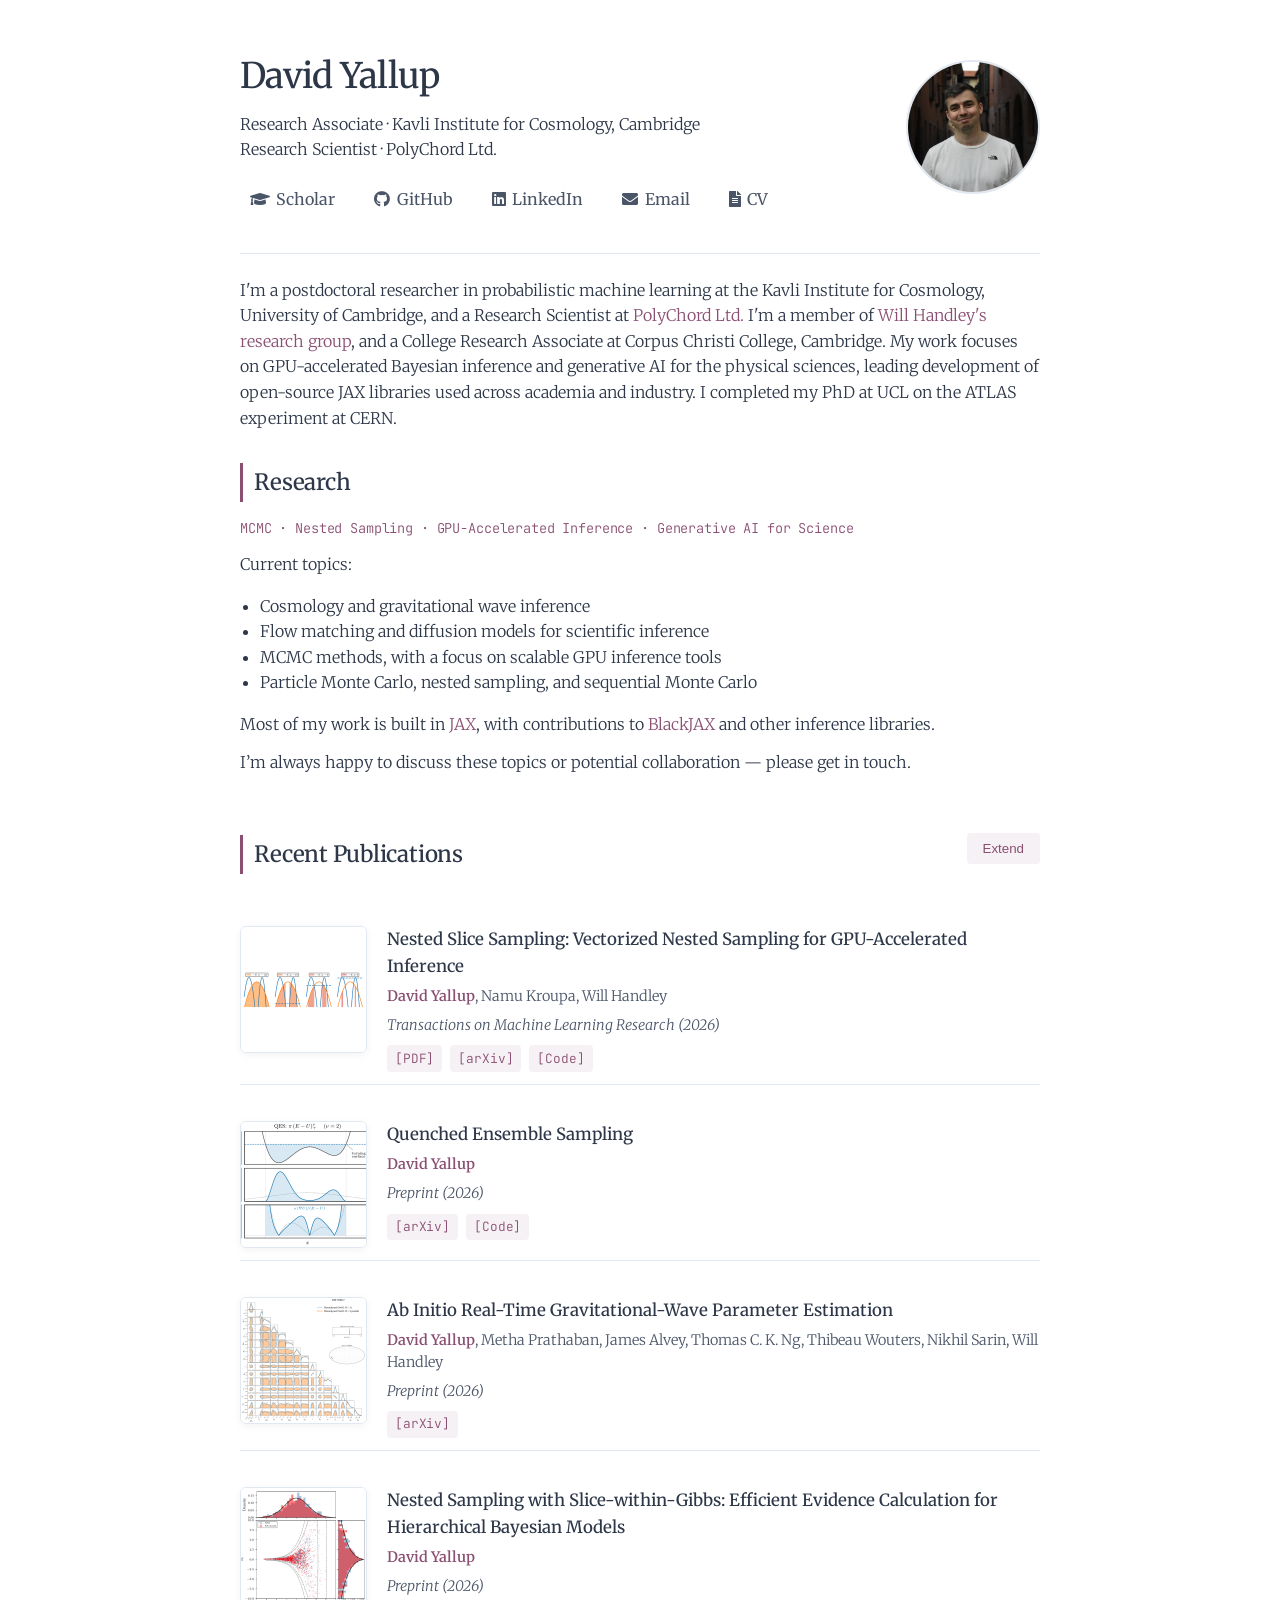
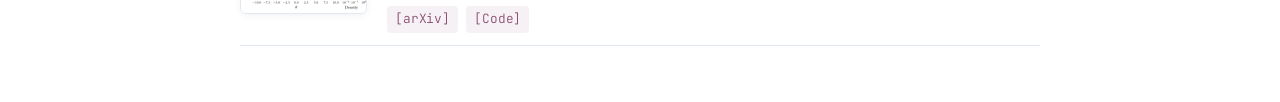
<file: index.html>
<!DOCTYPE html>
<html lang="en">
<head>
    <meta charset="UTF-8">
    <meta name="viewport" content="width=device-width, initial-scale=1.0">
    <meta name="description" content="David Yallup — Research Associate at the University of Cambridge. Probabilistic inference, GPU acceleration, and generative AI for precision science.">
    <meta name="keywords" content="David Yallup, probabilistic inference, nested sampling, Bayesian, JAX, BlackJAX, cosmology, gravitational waves, Cambridge, KICC, PolyChord">
    <meta name="author" content="David Yallup">
    <meta property="og:title" content="David Yallup">
    <meta property="og:description" content="Probabilistic inference, GPU acceleration, and generative AI for precision science.">
    <meta property="og:type" content="website">
    <meta property="og:url" content="https://yallup.github.io">
    <meta property="og:image" content="https://yallup.github.io/images/og-card.png">
    <meta name="twitter:card" content="summary_large_image">
    <meta name="twitter:image" content="https://yallup.github.io/images/og-card.png">
    <title>David Yallup</title>
    <link rel="icon" href="data:image/svg+xml,<svg xmlns='http://www.w3.org/2000/svg' viewBox='0 0 64 64'><text x='32' y='44' font-size='32' text-anchor='middle' font-family='serif' font-style='italic' fill='%238a4f72'>ln%F0%9D%92%B5</text></svg>">
    <link rel="stylesheet" href="https://fonts.googleapis.com/css2?family=Merriweather:wght@300;400;500;600&family=JetBrains+Mono:wght@400;500&display=swap">
    <link rel="stylesheet" href="https://cdnjs.cloudflare.com/ajax/libs/font-awesome/5.15.3/css/all.min.css">
    <link rel="stylesheet" href="styles.css">
</head>
<body id="top">
    <header>
        <div class="header-content">
            <h1>David Yallup</h1>
            <p>Research Associate · Kavli Institute for Cosmology, Cambridge<br>Research Scientist · PolyChord Ltd.</p>
            <div class="social-links-header">
                <a href="https://scholar.google.com/citations?hl=en&user=gmQyi6EAAAAJ"><i class="fas fa-graduation-cap"></i>Scholar</a>
                <a href="https://github.com/yallup"><i class="fab fa-github"></i>GitHub</a>
                <a href="https://www.linkedin.com/in/dyallup/"><i class="fab fa-linkedin"></i>LinkedIn</a>
                <a href="mailto:dy297@cam.ac.uk"><i class="fas fa-envelope"></i>Email</a>
                <a href="cv.html"><i class="fas fa-file-alt"></i>CV</a>
            </div>
        </div>
        <div class="header-image">
            <img src="images/profile.jpeg" alt="David Yallup">
        </div>
    </header>

    <main>
        <section id="about">
            <p>I'm a postdoctoral researcher in probabilistic machine learning at the Kavli Institute for Cosmology, University of Cambridge, and a Research Scientist at <a href="https://polychord.io">PolyChord Ltd.</a> I'm a member of <a href="https://handley-lab.co.uk">Will Handley's research group</a>, and a College Research Associate at Corpus Christi College, Cambridge. My work focuses on GPU-accelerated Bayesian inference and generative AI for the physical sciences, leading development of open-source JAX libraries used across academia and industry. I completed my PhD at UCL on the ATLAS experiment at CERN.</p>
        </section>

        <section id="research">
            <h2>Research</h2>
            <p class="themes">MCMC · Nested Sampling · GPU-Accelerated Inference · Generative AI for Science</p>
            <p>Current topics:</p>
            <ul>
                <li>Cosmology and gravitational wave inference</li>
                <li>Flow matching and diffusion models for scientific inference</li>
                <li>MCMC methods, with a focus on scalable GPU inference tools</li>
                <li>Particle Monte Carlo, nested sampling, and sequential Monte Carlo</li>
            </ul>
            <p>Most of my work is built in <a href="https://github.com/jax-ml/jax">JAX</a>, with contributions to <a href="https://blackjax-devs.github.io/blackjax/">BlackJAX</a> and other inference libraries.</p>
            <p>I&rsquo;m always happy to discuss these topics or potential collaboration &mdash; please get in touch.</p>
        </section>

        <section id="publications">
            <div class="publications-header">
                <h2 id="toggle-header">Recent Publications</h2>
                <button id="toggle-publications" class="toggle-publications">Extend</button>
            </div>
            <div id="publications-container">
                <!-- Publications loaded from publications.json -->
            </div>
            <p id="pub-note" class="pub-note">Listed above are highlight first-author level publications. I was a member of the ATLAS Collaboration at CERN during my PhD &mdash; for a full list of all co-authored papers see <a href="https://scholar.google.com/citations?hl=en&user=gmQyi6EAAAAJ">Google Scholar</a>.</p>
        </section>

    </main>

    <div id="imageModal" class="modal">
        <span class="modal-close" onclick="closeModal()">&times;</span>
        <img class="modal-content" id="modalImage">
    </div>
    <script src="scripts.js"></script>
</body>
</html>
</file>
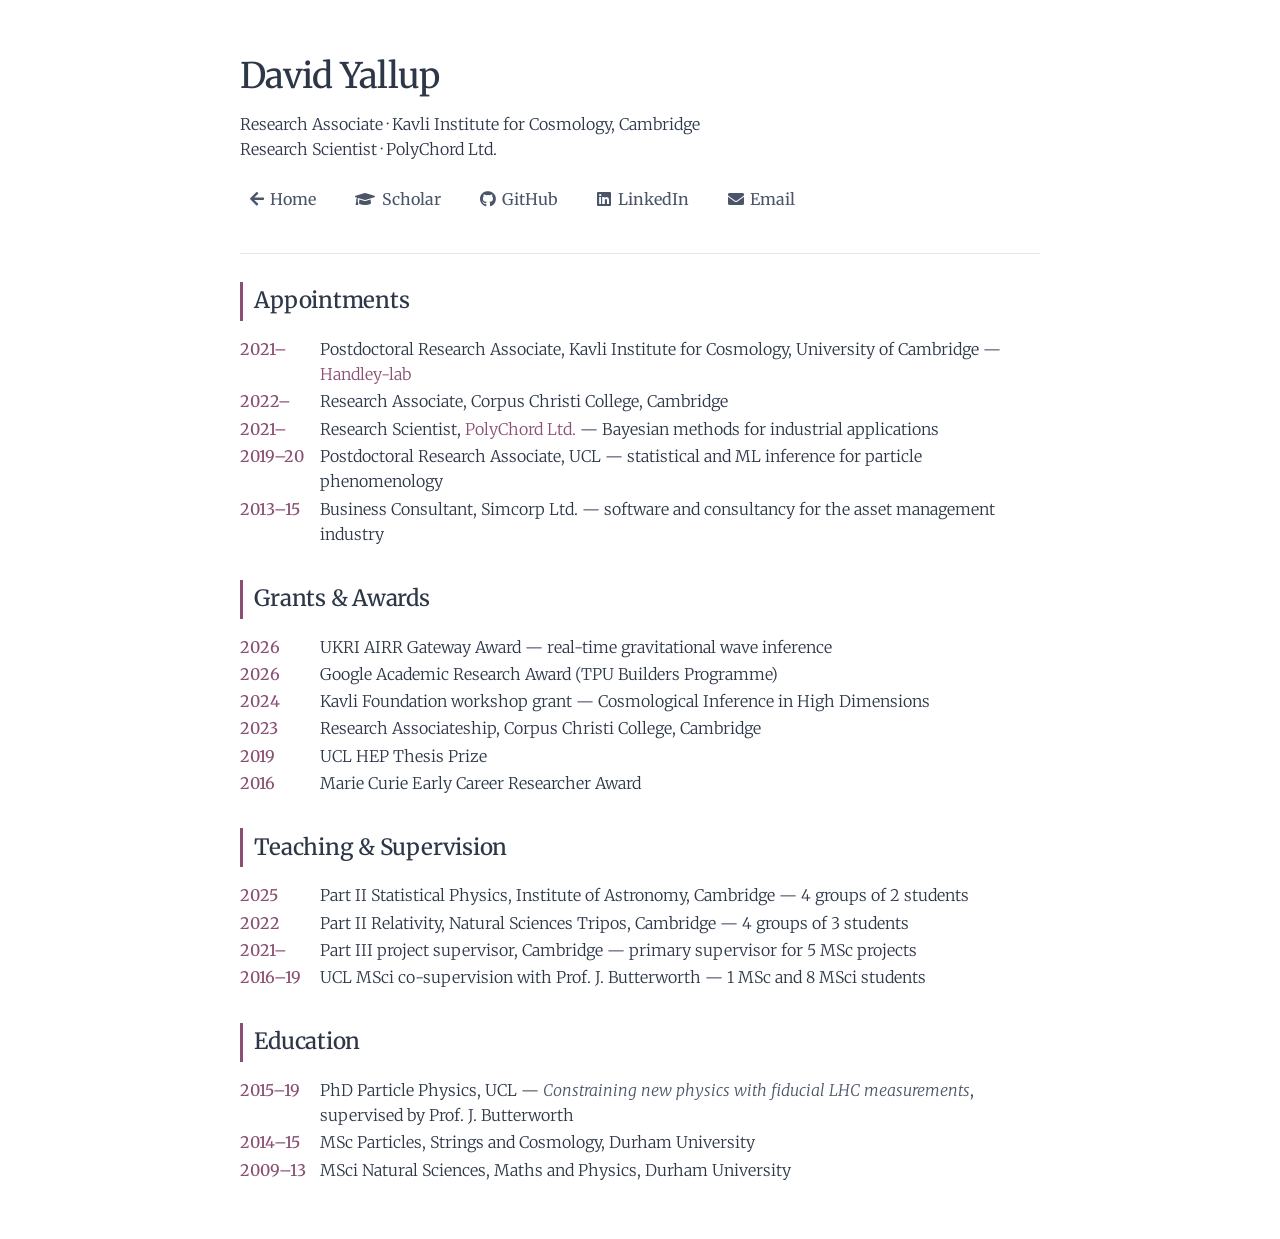
<file: cv.html>
<!DOCTYPE html>
<html lang="en">
<head>
    <meta charset="UTF-8">
    <meta name="viewport" content="width=device-width, initial-scale=1.0">
    <meta name="description" content="David Yallup — grants, teaching, and education.">
    <meta name="author" content="David Yallup">
    <title>David Yallup — CV</title>
    <link rel="icon" href="data:image/svg+xml,<svg xmlns='http://www.w3.org/2000/svg' viewBox='0 0 64 64'><text x='32' y='44' font-size='32' text-anchor='middle' font-family='serif' font-style='italic' fill='%238a4f72'>ln%F0%9D%92%B5</text></svg>">
    <link rel="stylesheet" href="https://fonts.googleapis.com/css2?family=Merriweather:wght@300;400;500;600&family=JetBrains+Mono:wght@400;500&display=swap">
    <link rel="stylesheet" href="https://cdnjs.cloudflare.com/ajax/libs/font-awesome/5.15.3/css/all.min.css">
    <link rel="stylesheet" href="styles.css">
</head>
<body id="top">
    <header>
        <div class="header-content">
            <h1>David Yallup</h1>
            <p>Research Associate · Kavli Institute for Cosmology, Cambridge<br>Research Scientist · PolyChord Ltd.</p>
            <div class="social-links-header">
                <a href="index.html"><i class="fas fa-arrow-left"></i>Home</a>
                <a href="https://scholar.google.com/citations?hl=en&user=gmQyi6EAAAAJ"><i class="fas fa-graduation-cap"></i>Scholar</a>
                <a href="https://github.com/yallup"><i class="fab fa-github"></i>GitHub</a>
                <a href="https://www.linkedin.com/in/dyallup/"><i class="fab fa-linkedin"></i>LinkedIn</a>
                <a href="mailto:dy297@cam.ac.uk"><i class="fas fa-envelope"></i>Email</a>
            </div>
        </div>
    </header>

    <main>
        <section id="appointments">
            <h2>Appointments</h2>
            <div class="award-item">
                <span class="award-year">2021–</span>
                <div class="award-desc">Postdoctoral Research Associate, Kavli Institute for Cosmology, University of Cambridge — <a href="https://handley-lab.co.uk">Handley-lab</a></div>
            </div>
            <div class="award-item">
                <span class="award-year">2022–</span>
                <div class="award-desc">Research Associate, Corpus Christi College, Cambridge</div>
            </div>
            <div class="award-item">
                <span class="award-year">2021–</span>
                <div class="award-desc">Research Scientist, <a href="https://polychord.io">PolyChord Ltd.</a> — Bayesian methods for industrial applications</div>
            </div>
            <div class="award-item">
                <span class="award-year">2019–20</span>
                <div class="award-desc">Postdoctoral Research Associate, UCL — statistical and ML inference for particle phenomenology</div>
            </div>
            <div class="award-item">
                <span class="award-year">2013–15</span>
                <div class="award-desc">Business Consultant, Simcorp Ltd. — software and consultancy for the asset management industry</div>
            </div>
        </section>

        <section id="grants">
            <h2>Grants &amp; Awards</h2>
            <div class="award-item">
                <span class="award-year">2026</span>
                <div class="award-desc">UKRI AIRR Gateway Award — real-time gravitational wave inference</div>
            </div>
            <div class="award-item">
                <span class="award-year">2026</span>
                <div class="award-desc">Google Academic Research Award (TPU Builders Programme)</div>
            </div>
            <div class="award-item">
                <span class="award-year">2024</span>
                <div class="award-desc">Kavli Foundation workshop grant — Cosmological Inference in High Dimensions</div>
            </div>
            <div class="award-item">
                <span class="award-year">2023</span>
                <div class="award-desc">Research Associateship, Corpus Christi College, Cambridge</div>
            </div>
            <div class="award-item">
                <span class="award-year">2019</span>
                <div class="award-desc">UCL HEP Thesis Prize</div>
            </div>
            <div class="award-item">
                <span class="award-year">2016</span>
                <div class="award-desc">Marie Curie Early Career Researcher Award</div>
            </div>
        </section>

        <section id="teaching">
            <h2>Teaching &amp; Supervision</h2>
            <div class="award-item">
                <span class="award-year">2025</span>
                <div class="award-desc">Part II Statistical Physics, Institute of Astronomy, Cambridge — 4 groups of 2 students</div>
            </div>
            <div class="award-item">
                <span class="award-year">2022</span>
                <div class="award-desc">Part II Relativity, Natural Sciences Tripos, Cambridge — 4 groups of 3 students</div>
            </div>
            <div class="award-item">
                <span class="award-year">2021–</span>
                <div class="award-desc">Part III project supervisor, Cambridge — primary supervisor for 5 MSc projects</div>
            </div>
            <div class="award-item">
                <span class="award-year">2016–19</span>
                <div class="award-desc">UCL MSci co-supervision with Prof. J. Butterworth — 1 MSc and 8 MSci students</div>
            </div>
        </section>

        <section id="education">
            <h2>Education</h2>
            <div class="award-item">
                <span class="award-year">2015–19</span>
                <div class="award-desc">PhD Particle Physics, UCL — <em>Constraining new physics with fiducial LHC measurements</em>, supervised by Prof. J. Butterworth</div>
            </div>
            <div class="award-item">
                <span class="award-year">2014–15</span>
                <div class="award-desc">MSc Particles, Strings and Cosmology, Durham University</div>
            </div>
            <div class="award-item">
                <span class="award-year">2009–13</span>
                <div class="award-desc">MSci Natural Sciences, Maths and Physics, Durham University</div>
            </div>
        </section>
    </main>
</body>
</html>
</file>
<file: styles.css>
:root {
  --bg-color: #fff;
  --text-color: #2d3748;
  --text-secondary: #4a5568;
  --accent-color: #8a4f72;
  --accent-hover: #6b3a58;
  --accent-rgb: 138, 79, 114;
  --border-color: #e2e8f0;
  --shadow-color: rgba(0,0,0,0.05);
  --animation-offset: 3px;
  --transition-time: 0.3s;
  --font-mono: 'JetBrains Mono', 'IBM Plex Mono', ui-monospace, SFMono-Regular, Menlo, monospace;
}

body {
  font-family: 'Merriweather', Georgia, 'Times New Roman', serif;
  line-height: 1.6;
  max-width: 800px;
  margin: 0 auto;
  padding: 1.5rem;
  color: var(--text-color);
  background-color: var(--bg-color);
  font-weight: 300;
}

header {
  margin-bottom: 1.5rem;
  border-bottom: 1px solid var(--border-color);
  padding-bottom: 1rem;
  display: flex;
  align-items: center;
  justify-content: space-between;
}

.header-content {
  flex: 1;
}

.header-image img {
  width: 130px;
  height: 130px;
  object-fit: cover;
  border-radius: 50%;
  border: 2px solid var(--border-color);
  transition: transform var(--transition-time) ease, box-shadow var(--transition-time) ease;
}

.header-image img:hover {
  transform: scale(1.02);
  box-shadow: 0 5px 15px var(--shadow-color);
}

h1 {
  font-size: 2.2rem;
  font-weight: 500;
  margin-bottom: 0.25rem;
  letter-spacing: -0.02em;
}

h2 {
  font-size: 1.4rem;
  font-weight: 500;
  margin: 1.75rem 0 1rem;
  padding: 0.1rem 0 0.1rem 0.7rem;
  border-left: 3px solid var(--accent-color);
  letter-spacing: -0.01em;
}

/* Navigation */
nav {
  margin-top: 1.5rem;
}

nav ul {
  list-style: none;
  padding: 0;
  display: flex;
  flex-wrap: wrap;
  gap: 1.25rem;
}

nav a, .social-links-header a {
  text-decoration: none;
  color: var(--text-secondary);
  transition: all var(--transition-time) ease;
  font-weight: 400;
  padding: 0.3rem 0.6rem;
  border-radius: 4px;
}

nav a:hover, .social-links-header a:hover {
  color: var(--accent-color);
  background-color: rgba(var(--accent-rgb), 0.08);
  transform: translateX(var(--animation-offset));
}

.social-links-header {
  display: flex;
  gap: 1.25rem;
  margin: 1.2rem 0;
}

.social-links-header a i {
  margin-right: 0.4rem;
}

/* Hover lift kept only on publications; news/awards/teaching stay static */
.publication-item {
  transition: transform var(--transition-time) ease;
}

.publication-item:hover {
  transform: translateX(var(--animation-offset));
}

/* Section animation */
@keyframes fadeIn {
  from {
    opacity: 0;
    transform: translateX(var(--animation-offset));
  }
  to {
    opacity: 1;
    transform: translateX(0);
  }
}

section {
  margin-bottom: 2rem;
  scroll-margin-top: 1rem;
  animation: fadeIn 0.8s ease-out;
  width: 100%;
}

/* Publication styles */
.publications-header {
  display: flex;
  justify-content: space-between;
  align-items: center;
  margin-bottom: 1.5rem;
}

.toggle-publications {
  background-color: rgba(var(--accent-rgb), 0.08);
  color: var(--accent-color);
  border: none;
  padding: 0.5rem 1rem;
  border-radius: 4px;
  cursor: pointer;
  font-weight: 500;
  transition: all var(--transition-time) ease;
}

.toggle-publications:hover {
  background-color: var(--accent-color);
  color: white;
}

.publication-item {
  margin-bottom: 1.5rem;
  padding: 0.75rem 0;
  border-bottom: 1px solid var(--border-color);
  display: flex;
  gap: 1.25rem;
}

.pub-thumbnail {
  width: 125px;
  height: 125px;
  flex-shrink: 0;
  border: 1px solid var(--border-color);
  overflow: hidden;
  cursor: pointer;
  position: relative;
  border-radius: 6px;
  box-shadow: 0 2px 8px var(--shadow-color);
}

.pub-thumbnail img {
  width: 100%;
  height: 100%;
  object-fit: cover;
  transition: transform var(--transition-time) ease;
}

.pub-thumbnail:hover img {
  transform: scale(1.08);
}

.pub-content {
  flex: 1;
}

.pub-title {
  font-weight: 500;
  margin-bottom: 0.4rem;
  font-size: 1.05rem;
}

.pub-authors {
  font-size: 0.9rem;
  margin-bottom: 0.4rem;
  color: var(--text-secondary);
  line-height: 1.5;
}

.highlight-name {
  font-weight: 600;
  color: var(--accent-color);
}

.pub-venue-container {
  display: flex;
  flex-wrap: wrap;
  align-items: center;
  gap: 0.75rem;
  margin-bottom: 0.5rem;
}

.pub-venue {
  font-size: 0.9rem;
  font-style: italic;
  color: var(--text-secondary);
}

.themes {
  font-family: var(--font-mono);
  font-size: 0.85rem;
  color: var(--accent-color);
  letter-spacing: -0.01em;
}

.pub-award {
  font-size: 0.85rem;
  font-weight: 500;
  color: #fff;
  background-color: var(--accent-color);
  padding: 0.15rem 0.5rem;
  border-radius: 4px;
  display: inline-block;
  box-shadow: 0 1px 3px rgba(0,0,0,0.1);
  white-space: nowrap;
  animation: pulse 2s infinite;
}

@keyframes pulse {
  0% {
    box-shadow: 0 0 0 0 rgba(var(--accent-rgb), 0.4);
  }
  70% {
    box-shadow: 0 0 0 6px rgba(var(--accent-rgb), 0);
  }
  100% {
    box-shadow: 0 0 0 0 rgba(var(--accent-rgb), 0);
  }
}

.pub-links {
  font-size: 0.8rem;
  display: flex;
  flex-wrap: wrap;
  gap: 0.5rem;
  font-family: var(--font-mono);
  letter-spacing: -0.01em;
}

.pub-note {
  display: none;
  margin-top: 1.5rem;
  padding: 0.8rem 1rem;
  border-left: 3px solid var(--accent-color);
  background: rgba(var(--accent-rgb), 0.05);
  font-size: 0.85rem;
  font-style: italic;
  color: var(--text-secondary);
}

.pub-links a {
  color: var(--accent-color);
  transition: all var(--transition-time) ease;
  padding: 0.2rem 0.5rem;
  border-radius: 4px;
  background-color: rgba(var(--accent-rgb), 0.08);
}

.pub-links a:hover {
  color: #fff;
  background-color: var(--accent-color);
  transform: translateX(3px);
  box-shadow: 0 2px 5px rgba(var(--accent-rgb), 0.2);
}

/* Awards section */
.award-item {
  display: flex;
  align-items: baseline;
  margin-bottom: 0.1rem;
}

.award-year {
  font-weight: 500;
  color: var(--accent-color);
  flex: 0 0 80px;
}

.award-desc {
  flex: 1;
}

.award-desc small {
  font-size: 0.85rem;
  color: var(--text-secondary);
  margin-left: 0.5rem;
}

/* News section */
.news-container {
  max-height: 300px;
  overflow-y: auto;
  scrollbar-width: none;
  -ms-overflow-style: none;
}

.news-container::-webkit-scrollbar {
  display: none;
}

.news-list {
  padding-left: 0;
  list-style-type: none;
  margin: 0.5rem 0;
}

.news-list li {
  margin-bottom: 0.9rem;
  padding-left: 0.9rem;
  border-left: 2px solid rgba(var(--accent-rgb), 0.2);
  padding-bottom: 0.7rem;
}

.news-list li:hover {
  border-left-color: var(--accent-color);
}

/* Services and misc */
.service-title {
  font-weight: 500;
  margin-bottom: 0.35rem;
  color: var(--accent-color);
}

.service-category p, .misc-item p {
  margin: 0.25rem 0 0.75rem;
}

/* Footer */
footer {
  margin-top: 2.5rem;
  padding-top: 1.2rem;
  border-top: 1px solid var(--border-color);
  font-size: 0.85rem;
  color: var(--text-secondary);
  text-align: center;
}

/* Generic styles */
a {
  color: var(--accent-color);
  text-decoration: none;
  transition: color var(--transition-time) ease;
}

a:hover {
  color: var(--accent-hover);
}

em {
  font-style: italic;
  color: var(--text-secondary);
}

ul {
  padding-left: 1.25rem;
}

p {
  margin: 0.5rem 0 0.75rem;
}

strong {
  font-weight: 600;
  color: var(--accent-color);
}

/* Modal styles */
.modal {
  display: none;
  position: fixed;
  z-index: 1000;
  padding-top: 100px;
  left: 0;
  top: 0;
  width: 100%;
  height: 100%;
  overflow: auto;
  background-color: rgba(0,0,0,0.85);
  transition: opacity var(--transition-time);
  opacity: 0;
}

.modal.show {
  opacity: 1;
}

.modal-content {
  margin: auto;
  display: block;
  max-width: 85%;
  max-height: 85%;
  border-radius: 4px;
  box-shadow: 0 10px 25px rgba(0,0,0,0.3);
  animation: zoom var(--transition-time) ease-out;
}

@keyframes zoom {
  from {
    transform: scale(0.8);
    opacity: 0;
  }
  to {
    transform: scale(1);
    opacity: 1;
  }
}

.modal-close {
  position: absolute;
  top: 15px;
  right: 35px;
  color: #f1f1f1;
  font-size: 35px;
  font-weight: normal;
  cursor: pointer;
  transition: color var(--transition-time);
  opacity: 0.8;
}

.modal-close:hover {
  color: #fff;
  opacity: 1;
  transform: scale(1.1);
}

/* Responsive design fixes */
@media (max-width: 768px) {
  /* Make header stack vertically on mobile */
  header {
    flex-direction: column-reverse;
    align-items: center;
    text-align: center;
    gap: 1rem;
  }

  /* Center social links on mobile */
  .social-links-header {
    flex-wrap: wrap;
    justify-content: center;
  }

  /* Disable right-moving hover animations on mobile */
  .publication-item:hover, .award-item:hover, 
  .service-category:hover, .misc-item:hover, .news-list li:hover,
  nav a:hover, .social-links-header a:hover, .pub-links a:hover {
    transform: none !important;
  }
}
</file>
